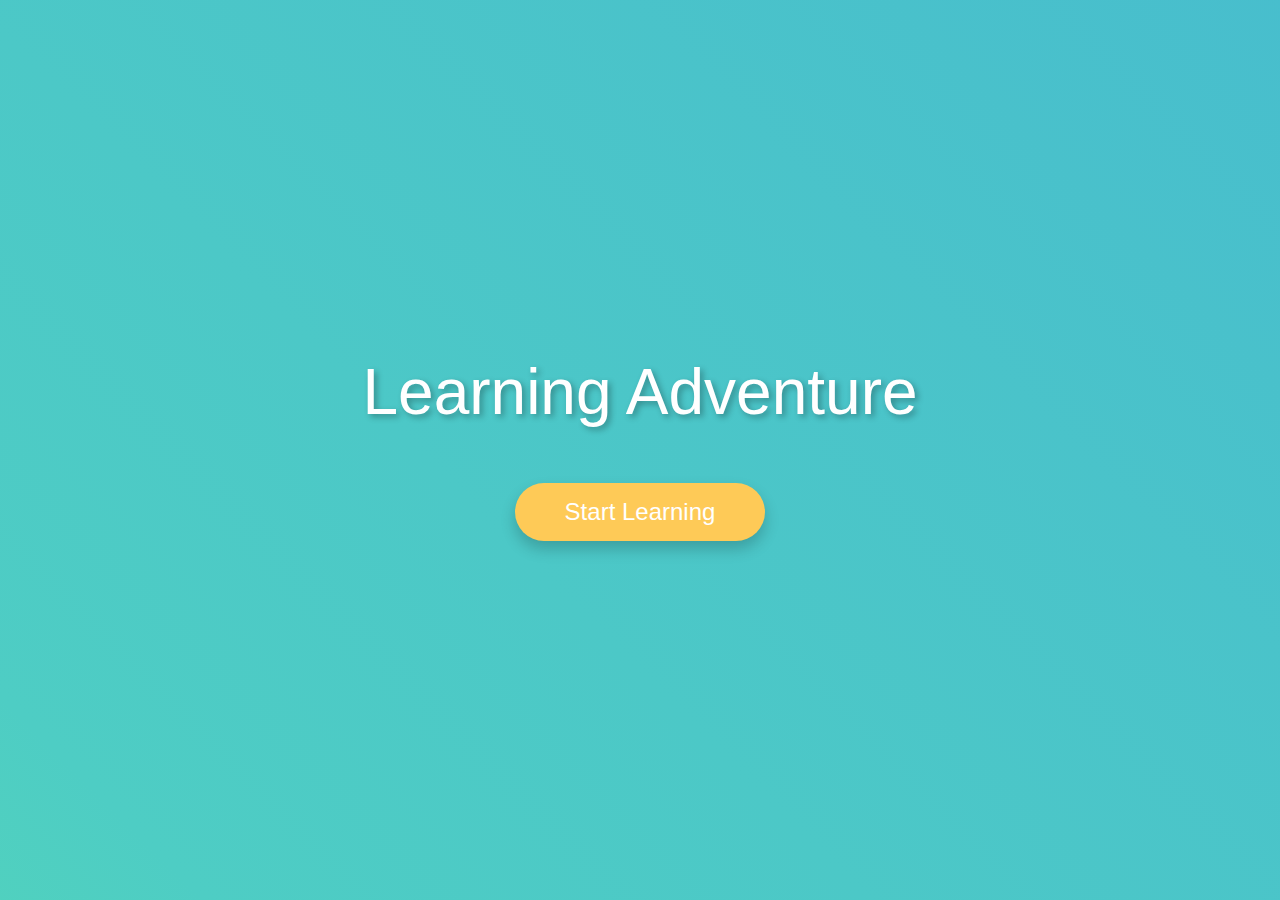
<file: index.html>
<!DOCTYPE html>
<html lang="en">
<head>
    <meta charset="UTF-8">
    <meta name="viewport" content="width=device-width, initial-scale=1.0">
    <title>Learning Adventure</title>
    <link rel="stylesheet" href="istyle.css">
    <style>
        #videoContainer {
            display: none;
            width: 100%;
            max-width: 800px;
            margin: 0 auto;
        }
    </style>
</head>
<body>
    <div class="app-title">Learning Adventure</div>
    <button class="start-btn" onclick="playVideoAndRedirect()">Start Learning</button>
    
    <video id="videoContainer" controls>
        <source src="level1preview.mp4" type="video/mp4">
        Your browser does not support the video tag.
    </video>
    
    <script>
        function playVideoAndRedirect() {
            const videoContainer = document.getElementById('videoContainer');
            const startButton = document.querySelector('.start-btn');
            
            // Hide start button, show video
            startButton.style.display = 'none';
            videoContainer.style.display = 'block';
            videoContainer.play();
            
            // Redirect to level1.html after video ends
            videoContainer.addEventListener('ended', () => {
                window.location.href = 'level1.html';
            });
        }
    </script>
</body>
</html>
</file>
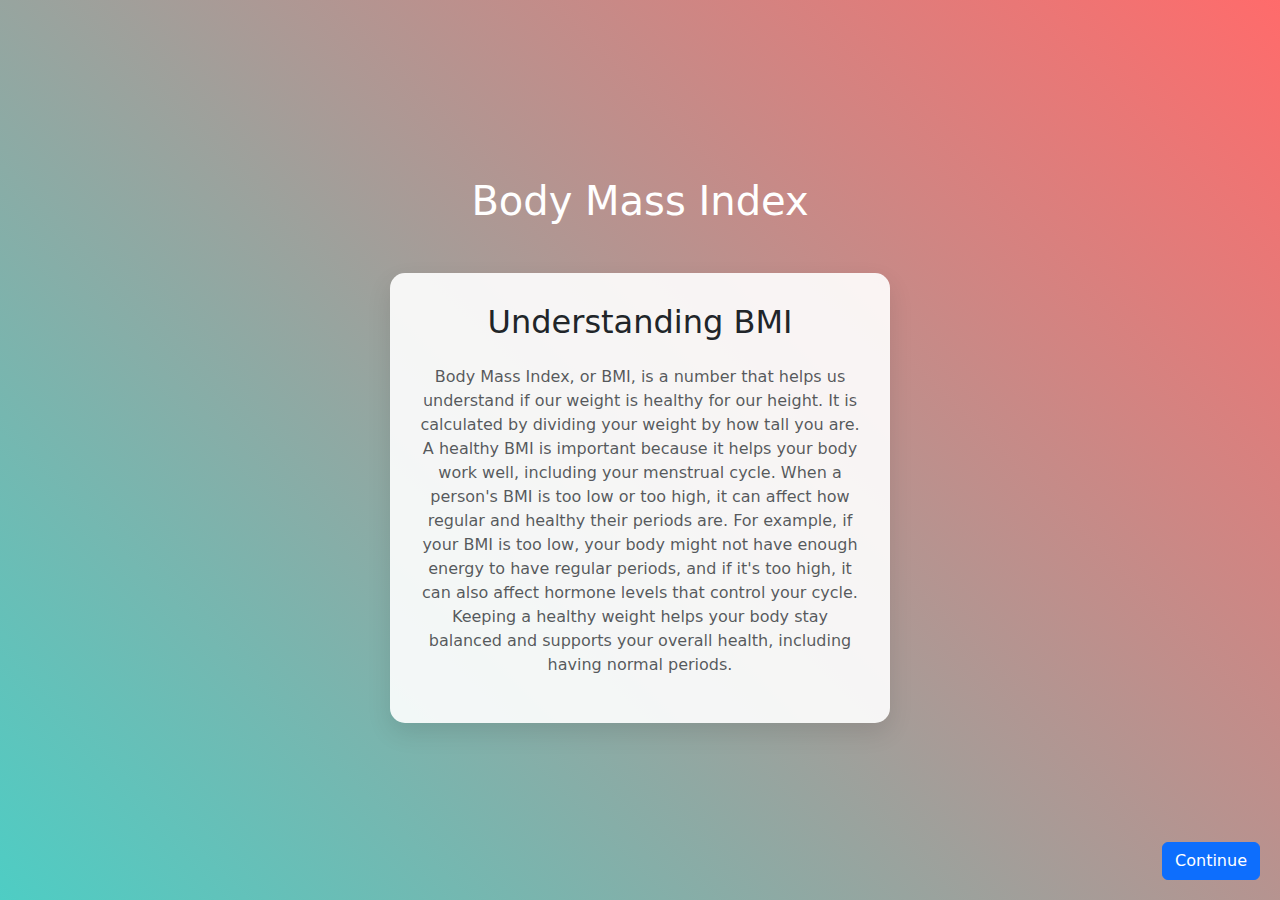
<file: bmicard.html>
<!DOCTYPE html>
<html lang="en">
<head>
    <meta charset="UTF-8">
    <meta name="viewport" content="width=device-width, initial-scale=1.0">
    <title>Body Mass Index Education</title>
    <link href="https://cdnjs.cloudflare.com/ajax/libs/bootstrap/5.3.0/css/bootstrap.min.css" rel="stylesheet">
    <style>
        body {
            background: linear-gradient(45deg, #4ECDC4, #FF6B6B);
            min-height: 100vh;
            display: flex;
            flex-direction: column;
            justify-content: center;
            align-items: center;
            padding: 20px;
        }
        .container {
            display: flex;
            flex-direction: column;
            justify-content: center;
            align-items: center;
            height: 100%;
        }
        .bmi-card {
            background-color: rgba(255, 255, 255, 0.9);
            border-radius: 15px;
            box-shadow: 0 10px 25px rgba(0, 0, 0, 0.1);
            padding: 30px;
            max-width: 500px;
            width: 100%;
            text-align: center;
        }
        #continueBtn {
            position: fixed;
            bottom: 20px;
            right: 20px;
        }
    </style>
</head>
<body>
    <div class="container">
        <h1 class="text-white mb-5">Body Mass Index</h1>
        <div class="bmi-card">
            <h2 class="mb-4">Understanding BMI</h2>
            <p class="text-muted">
                Body Mass Index, or BMI, is a number that helps us understand if our weight is healthy for our height. It is calculated by dividing your weight by how tall you are. A healthy BMI is important because it helps your body work well, including your menstrual cycle. When a person's BMI is too low or too high, it can affect how regular and healthy their periods are. For example, if your BMI is too low, your body might not have enough energy to have regular periods, and if it's too high, it can also affect hormone levels that control your cycle. Keeping a healthy weight helps your body stay balanced and supports your overall health, including having normal periods.
            </p>
        </div>
    </div>
    <a href="qnpic.html" id="continueBtn" class="btn btn-primary">Continue</a>
    <script src="https://cdnjs.cloudflare.com/ajax/libs/bootstrap/5.3.0/js/bootstrap.bundle.min.js"></script>
</body>
</html>
</file>
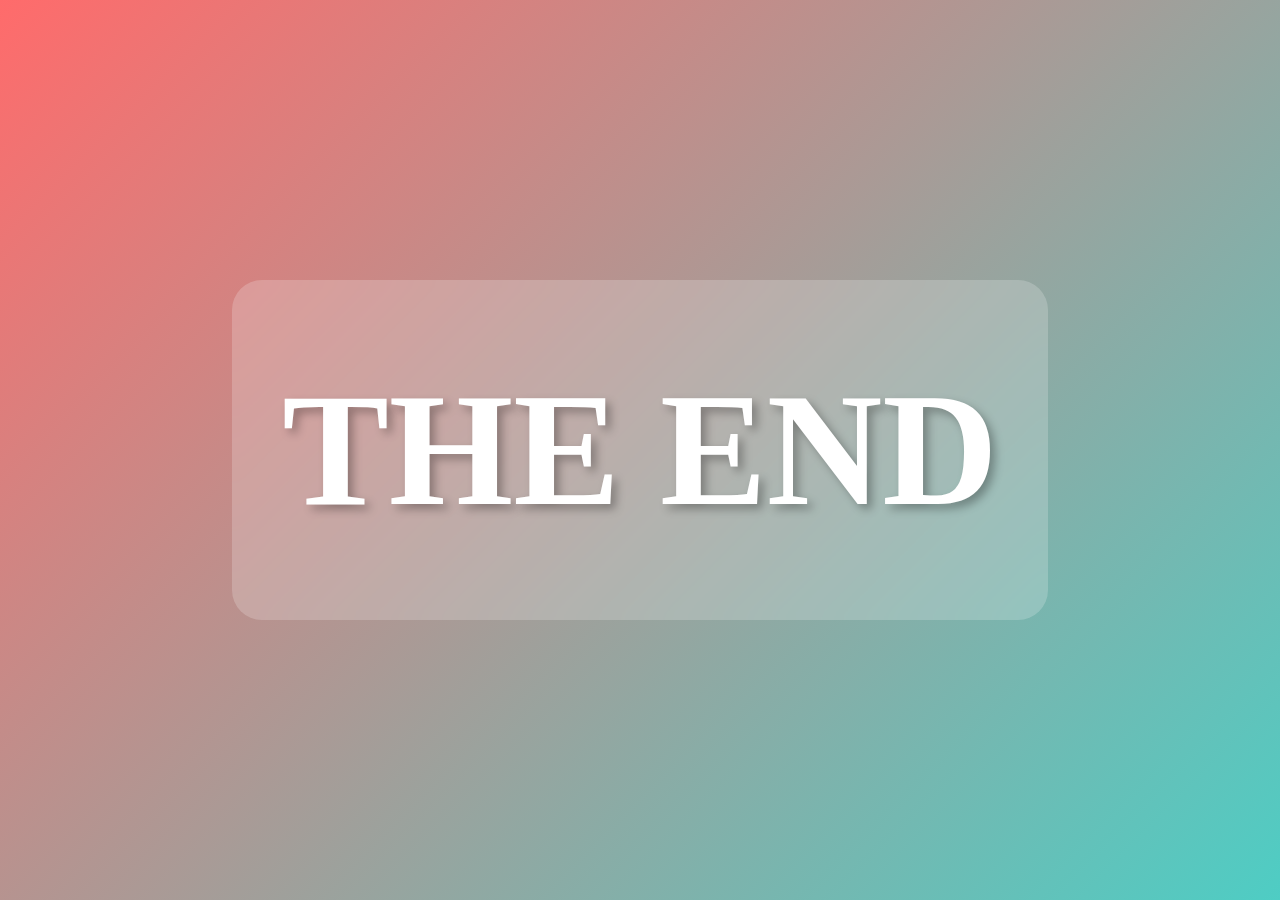
<file: end.html>
<!DOCTYPE html>
<html lang="en">
<head>
    <meta charset="UTF-8">
    <meta name="viewport" content="width=device-width, initial-scale=1.0">
    <title>THE END</title>
    <link href="https://cdnjs.cloudflare.com/ajax/libs/bootstrap/5.3.0/css/bootstrap.min.css" rel="stylesheet">
    <style>
        body {
            background: linear-gradient(135deg, #ff6b6b, #4ecdc4);
            height: 100vh;
            display: flex;
            justify-content: center;
            align-items: center;
            margin: 0;
            overflow: hidden;
        }
        .end-container {
            text-align: center;
            background-color: rgba(255,255,255,0.2);
            border-radius: 30px;
            padding: 50px;
            backdrop-filter: blur(10px);
        }
        .bubble-text {
            font-size: 10rem;
            font-weight: bold;
            color: white;
            text-shadow: 5px 5px 10px rgba(0,0,0,0.3);
            font-family: 'Comic Sans MS', cursive;
        }
        @media (max-width: 768px) {
            .bubble-text {
                font-size: 5rem;
            }
        }
    </style>
</head>
<body>
    <div class="end-container">
        <div class="bubble-text">
            THE END
        </div>
    </div>
    <script src="https://cdnjs.cloudflare.com/ajax/libs/bootstrap/5.3.0/js/bootstrap.bundle.min.js"></script>
</body>
</html>
</file>
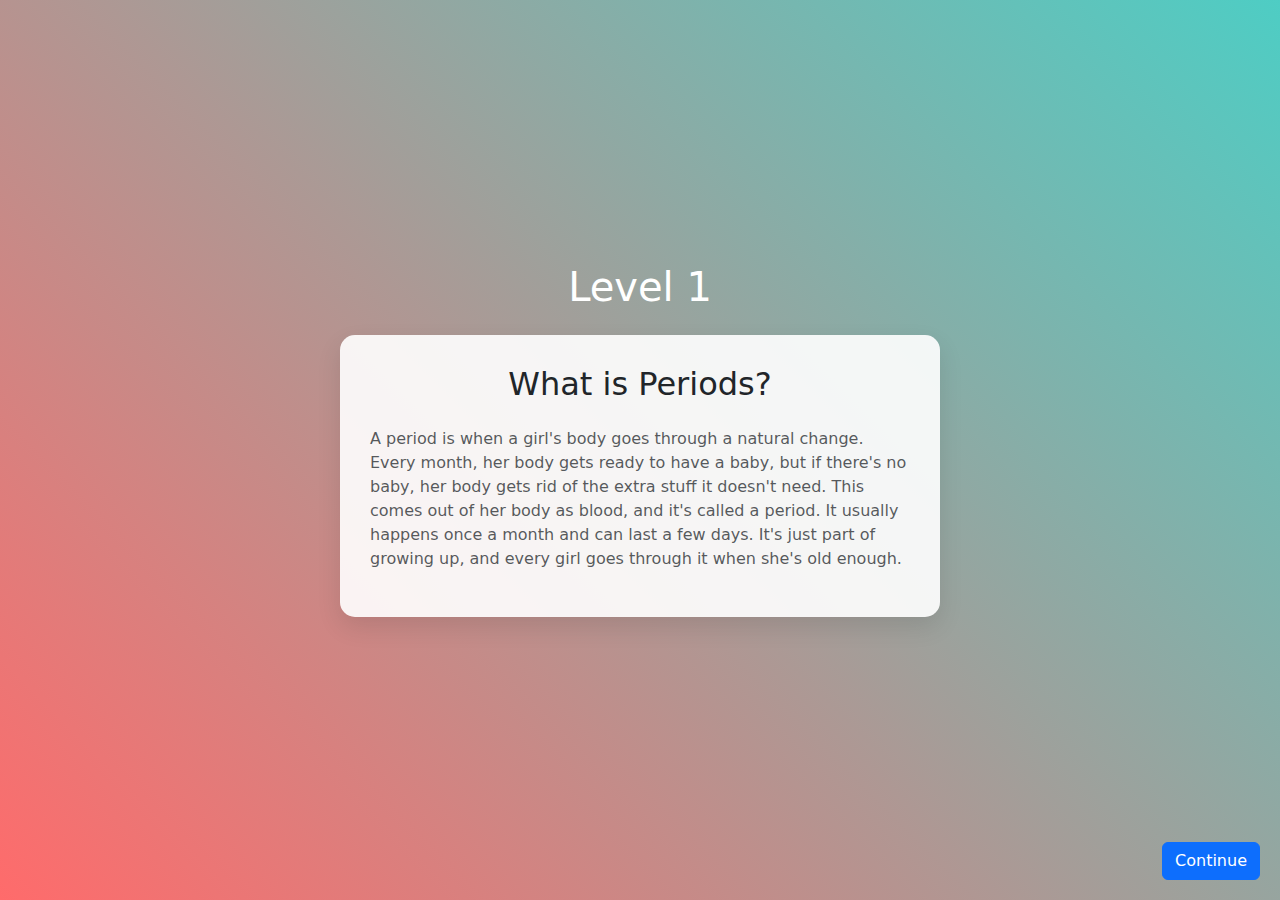
<file: level1.html>
<!DOCTYPE html>
<html lang="en">
<head>
    <meta charset="UTF-8">
    <meta name="viewport" content="width=device-width, initial-scale=1.0">
    <title>Level 1: Periods Education</title>
    <link href="https://cdnjs.cloudflare.com/ajax/libs/bootstrap/5.3.0/css/bootstrap.min.css" rel="stylesheet">
    <style>
        body {
            background: linear-gradient(45deg, #FF6B6B, #4ECDC4);
            min-height: 100vh;
            display: flex;
            flex-direction: column;
            justify-content: center;
            align-items: center;
            padding: 20px;
        }
        .content-wrapper {
            display: flex;
            flex-direction: column;
            align-items: center;
            width: 100%;
            max-width: 600px;
        }
        .edu-card {
            background-color: rgba(255, 255, 255, 0.9);
            border-radius: 15px;
            box-shadow: 0 10px 25px rgba(0,0,0,0.1);
            padding: 30px;
            width: 100%;
            margin-bottom: 20px;
        }
        #continueBtn {
            position: fixed;
            bottom: 20px;
            right: 20px;
        }
        .modal-dialog {
            max-width: 80%;
            margin: auto;
            display: flex;
            align-items: center;
            min-height: 80vh;
        }
        .modal-content {
            width: 100%;
            background: transparent;
            border: none;
        }
        #educationVideo {
            max-width: 100%;
            max-height: 80vh;
            object-fit: contain;
        }
    </style>
</head>
<body>
    <div class="content-wrapper">
        <h1 class="text-white mb-4 text-center">Level 1</h1>

        <div class="edu-card">
            <h2 class="text-center mb-4">What is Periods?</h2>
            <p class="text-muted">
                A period is when a girl's body goes through a natural change. Every month, her body gets ready to have a baby, but if there's no baby, her body gets rid of the extra stuff it doesn't need. This comes out of her body as blood, and it's called a period. It usually happens once a month and can last a few days. It's just part of growing up, and every girl goes through it when she's old enough.
            </p>
        </div>
    </div>

    <button id="continueBtn" class="btn btn-primary" data-bs-toggle="modal" data-bs-target="#videoModal">
        Continue
    </button>

    <div class="modal fade" id="videoModal" tabindex="-1">
        <div class="modal-dialog modal-dialog-centered">
            <div class="modal-content">
                <div class="modal-body">
                    <video id="educationVideo" controls>
                        <source src="file:///C:/Users/NASREEN/Videos/Captures/WhatsApp%20Video%202024-12-27%20at%2020.38.33.mp4" type="video/mp4">
                        Your browser does not support the video tag.
                    </video>
                </div>
            </div>
        </div>
    </div>

    <script src="https://cdnjs.cloudflare.com/ajax/libs/bootstrap/5.3.0/js/bootstrap.bundle.min.js"></script>
    <script>
        document.getElementById('educationVideo').addEventListener('ended', function() {
            window.location.href = 'level2.html';
        });
    </script>
</body>
</html>
</file>
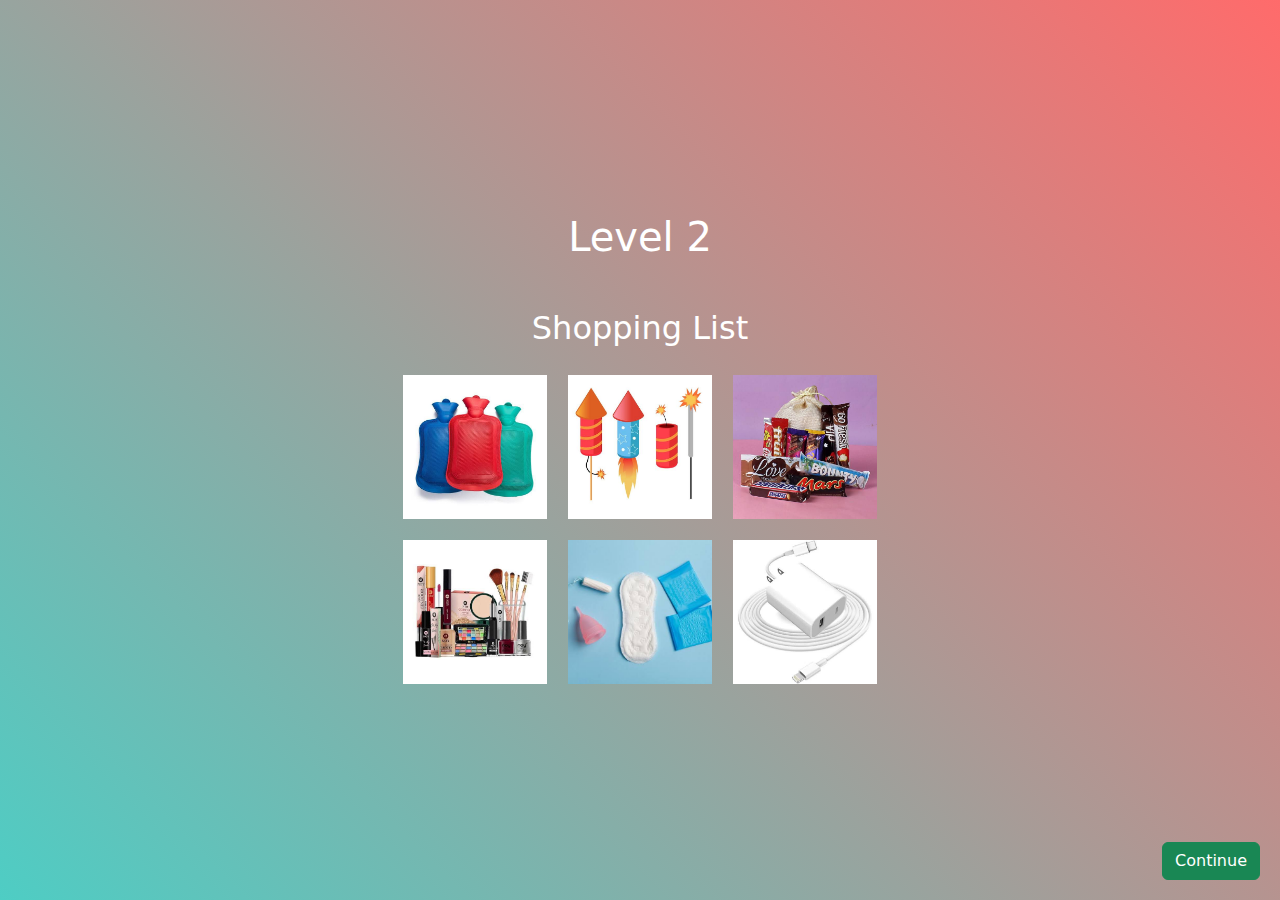
<file: level2.html>
<!DOCTYPE html>
<html lang="en">
<head>
    <meta charset="UTF-8">
    <meta name="viewport" content="width=device-width, initial-scale=1.0">
    <title>Level 2: Product Selection</title>
    <link href="https://cdnjs.cloudflare.com/ajax/libs/bootstrap/5.3.0/css/bootstrap.min.css" rel="stylesheet">
    <style>
        body {
            background: linear-gradient(45deg, #4ECDC4, #FF6B6B);
            min-height: 100vh;
            display: flex;
            flex-direction: column;
            justify-content: center;
            align-items: center;
            padding: 20px;
        }
        .image-container {
            display: flex;
            justify-content: center;
            align-items: center;
        }
        .image-grid {
            display: grid;
            grid-template-columns: repeat(3, 1fr);
            gap: 15px;
            max-width: 600px;
        }
        .product-image {
            cursor: pointer;
            transition: transform 0.3s, opacity 0.3s;
            border: 3px solid transparent;
            width: 150px;
            height: 150px;
            object-fit: cover;
        }
        .product-image.selected {
            border-color: #28a745;
            transform: scale(1.05);
        }
        #continueBtn {
            position: fixed;
            bottom: 20px;
            right: 20px;
        }
    </style>
</head>
<body>
    <h1 class="text-white mb-5 text-center">Level 2</h1>

    <div class="container text-center">
        <h2 class="text-white mb-4">Shopping List</h2>
        
        <div class="image-container">
            <div class="image-grid">
                <img src="heatbags.jpeg" data-index="1" class="img-fluid product-image" alt="Image 1">
                <img src="crackers.jpeg" data-index="2" class="img-fluid product-image" alt="Image 2">
                <img src="chocolates.jpeg" data-index="3" class="img-fluid product-image" alt="Image 3">
                <img src="makeup.jpeg" data-index="4" class="img-fluid product-image" alt="Image 4">
                <img src="napkin.jpeg" data-index="5" class="img-fluid product-image" alt="Image 5">
                <img src="charger.jpeg" data-index="6" class="img-fluid product-image" alt="Image 6">
            </div>
        </div>

        <button id="continueBtn" class="btn btn-success mt-4">Continue</button>
    </div>

    <script src="https://cdnjs.cloudflare.com/ajax/libs/bootstrap/5.3.0/js/bootstrap.bundle.min.js"></script>
    <script>
        const images = document.querySelectorAll('.product-image');
        const continueBtn = document.getElementById('continueBtn');

        images.forEach(img => {
            img.addEventListener('click', () => {
                img.classList.toggle('selected');
            });
        });

        continueBtn.addEventListener('click', () => {
            const selectedImages = document.querySelectorAll('.product-image.selected');
            const selectedIndices = Array.from(selectedImages).map(img => parseInt(img.dataset.index));

            const correctSelection = [1, 3, 5];
            const incorrectSelection = [2, 4, 6];

            const isCorrectSelection = selectedIndices.every(index => correctSelection.includes(index)) && 
                                       selectedIndices.length === 3;
            const isIncorrectSelection = selectedIndices.every(index => incorrectSelection.includes(index)) && 
                                         selectedIndices.length === 3;

            if (isCorrectSelection) {
                window.location.href = 'bmicard.html';
            } else if (isIncorrectSelection) {
                alert('Try again! Select the correct images.');
                window.location.reload();
            } else {
                alert('Try again! Select the correct images.');
                window.location.reload();
            }
        });
    </script>
</body>
</html>
</file>
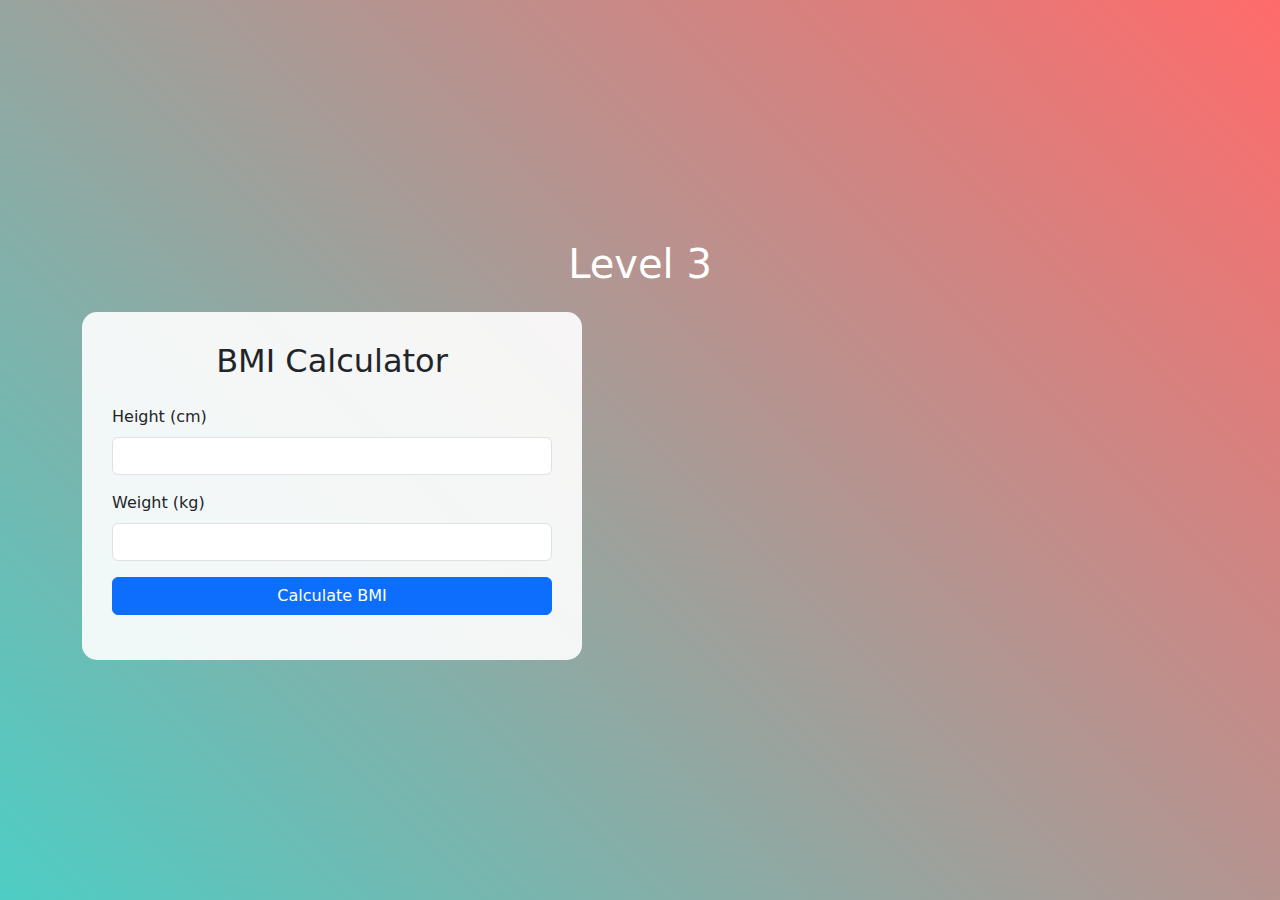
<file: level3.html>
<!DOCTYPE html>
<html lang="en">
<head>
    <meta charset="UTF-8">
    <meta name="viewport" content="width=device-width, initial-scale=1.0">
    <title>BMI Calculator</title>
    <link href="https://cdnjs.cloudflare.com/ajax/libs/bootstrap/5.3.0/css/bootstrap.min.css" rel="stylesheet">
    <style>
        body {
            background: linear-gradient(45deg, #4ECDC4, #FF6B6B);
            min-height: 100vh;
            display: flex;
            flex-direction: column;
            justify-content: center;
            align-items: center;
        }
        .bmi-container {
            background-color: rgba(255, 255, 255, 0.9);
            border-radius: 15px;
            padding: 30px;
            max-width: 500px;
            width: 100%;
        }
        .bmi-output {
            margin-top: 15px;
            font-weight: bold;
            text-align: center;
        }
    </style>
</head>
<body>
    <h1 class="text-white mb-4 text-center">Level 3</h1>

    <div class="container">
        <div class="bmi-container">
            <h2 class="text-center mb-4">BMI Calculator</h2>
            <form id="bmiForm">
                <div class="mb-3">
                    <label for="height" class="form-label">Height (cm)</label>
                    <input type="number" class="form-control" id="height" required>
                </div>
                <div class="mb-3">
                    <label for="weight" class="form-label">Weight (kg)</label>
                    <input type="number" class="form-control" id="weight" required>
                </div>
                <button type="submit" class="btn btn-primary w-100">Calculate BMI</button>
            </form>
            <div id="bmiOutput" class="bmi-output"></div>
        </div>
    </div>

    <script>
        document.getElementById('bmiForm').addEventListener('submit', function(e) {
            e.preventDefault();
            
            const height = parseFloat(document.getElementById('height').value);
            const weight = parseFloat(document.getElementById('weight').value);
            
            const bmi = (weight / Math.pow(height / 100, 2)).toFixed(1);
            
            // Display BMI value
            document.getElementById('bmiOutput').textContent = `Your BMI: ${bmi}`;
            
            let redirectPage = '';
            if (bmi < 18.5) {
                redirectPage = 'underweight.html';
            } else if (bmi >= 18.5 && bmi < 25) {
                redirectPage = 'normal.html';
            } else if (bmi >= 25 && bmi < 30) {
                redirectPage = 'overweight.html';
            } else {
                redirectPage = 'obesity.html';
            }
            
            // Store BMI in localStorage to pass to next page if needed
            localStorage.setItem('bmi', bmi);
            
            
            setTimeout(() => {
                window.location.href = redirectPage;
            }, 2000);
        });
    </script>
</body>
</html>
</file>
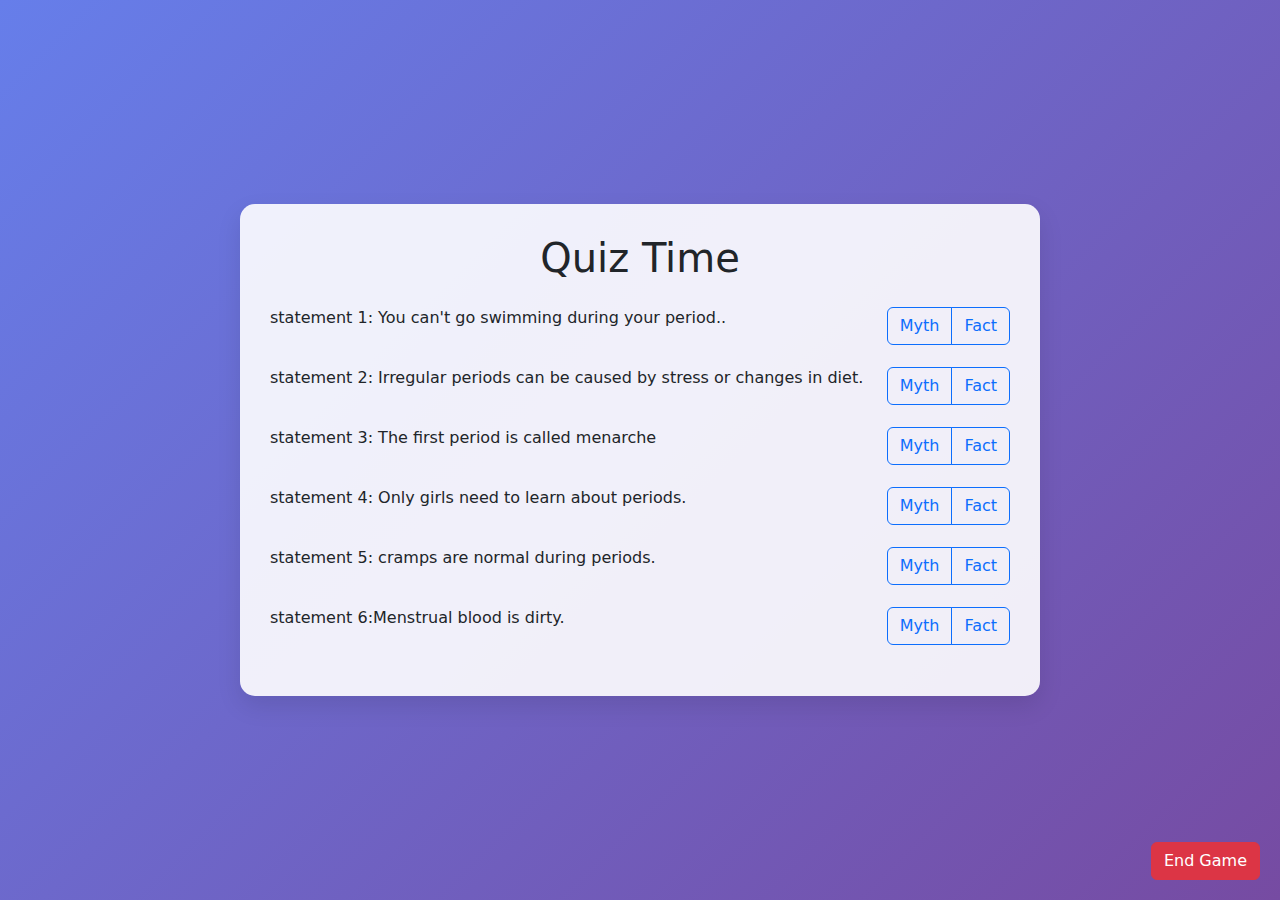
<file: level4.html>
<!DOCTYPE html>
<html lang="en">
<head>
    <meta charset="UTF-8">
    <meta name="viewport" content="width=device-width, initial-scale=1.0">
    <title>Myth or Fact Quiz</title>
    <link href="https://cdnjs.cloudflare.com/ajax/libs/bootstrap/5.3.0/css/bootstrap.min.css" rel="stylesheet">
    <style>
        body {
            background: linear-gradient(135deg, #667eea 0%, #764ba2 100%);
            min-height: 100vh;
            display: flex;
            flex-direction: column;
            justify-content: center;
            align-items: center;
            padding: 20px;
            position: relative;
        }
        .quiz-container {
            background-color: rgba(255,255,255,0.9);
            border-radius: 15px;
            padding: 30px;
            width: 100%;
            max-width: 800px;
            box-shadow: 0 10px 25px rgba(0,0,0,0.1);
        }
        .question {
            margin-bottom: 20px;
            display: flex;
            justify-content: space-between;
            align-items: center;
        }
        .btn-group {
            margin-left: 15px;
        }
        .end-game-btn {
            position: absolute;
            bottom: 20px;
            right: 20px;
        }
    </style>
</head>
<body>
    <div class="quiz-container">
        <h1 class="text-center mb-4">Quiz Time</h1>
        
        <div class="question">
            <p>statement 1: You can't go swimming during your period..</p>
            <div class="btn-group" role="group">
                <button onclick="checkAnswer(1, 'myth')" class="btn btn-outline-primary">Myth</button>
                <button onclick="checkAnswer(1, 'fact')" class="btn btn-outline-primary">Fact</button>
            </div>
        </div>

        <div class="question">
            <p>statement 2: Irregular periods can be caused by stress or changes in diet.</p>
            <div class="btn-group" role="group">
                <button onclick="checkAnswer(2, 'myth')" class="btn btn-outline-primary">Myth</button>
                <button onclick="checkAnswer(2, 'fact')" class="btn btn-outline-primary">Fact</button>
            </div>
        </div>

        <div class="question">
            <p>statement 3: The first period is called menarche</p>
            <div class="btn-group" role="group">
                <button onclick="checkAnswer(3, 'myth')" class="btn btn-outline-primary">Myth</button>
                <button onclick="checkAnswer(3, 'fact')" class="btn btn-outline-primary">Fact</button>
            </div>
        </div>

        <div class="question">
            <p>statement 4: Only girls need to learn about periods.</p>
            <div class="btn-group" role="group">
                <button onclick="checkAnswer(4, 'myth')" class="btn btn-outline-primary">Myth</button>
                <button onclick="checkAnswer(4, 'fact')" class="btn btn-outline-primary">Fact</button>
            </div>
        </div>

        <div class="question">
            <p>statement 5: cramps are normal during periods.</p>
            <div class="btn-group" role="group">
                <button onclick="checkAnswer(5, 'myth')" class="btn btn-outline-primary">Myth</button>
                <button onclick="checkAnswer(5, 'fact')" class="btn btn-outline-primary">Fact</button>
            </div>
        </div>

        <div class="question">
            <p>statement 6:Menstrual blood is dirty.</p>
            <div class="btn-group" role="group">
                <button onclick="checkAnswer(6, 'myth')" class="btn btn-outline-primary">Myth</button>
                <button onclick="checkAnswer(6, 'fact')" class="btn btn-outline-primary">Fact</button>
            </div>
        </div>
    </div>

    <button onclick="window.location.href='end.html'" class="btn btn-danger end-game-btn">End Game</button>

    <script>
        function checkAnswer(questionNumber, selectedAnswer) {
            const correctAnswers = {
                1: 'myth',
                2: 'fact',
                3: 'fact',
                4: 'myth',
                5: 'fact',
                6: 'myth'
            };

            if (selectedAnswer === correctAnswers[questionNumber]) {
                if ([1, 4, 6].includes(questionNumber) && selectedAnswer === 'myth') {
                    alert('Hurray!! Correct answer');
                }
                if ([2, 3, 5].includes(questionNumber) && selectedAnswer === 'fact') {
                    alert('Hurray!! Correct answer');
                }
            } else {
                alert('Incorrect answer! Try again.');
            }
        }
    </script>
    <script src="https://cdnjs.cloudflare.com/ajax/libs/bootstrap/5.3.0/js/bootstrap.bundle.min.js"></script>
</body>
</html>
</file>
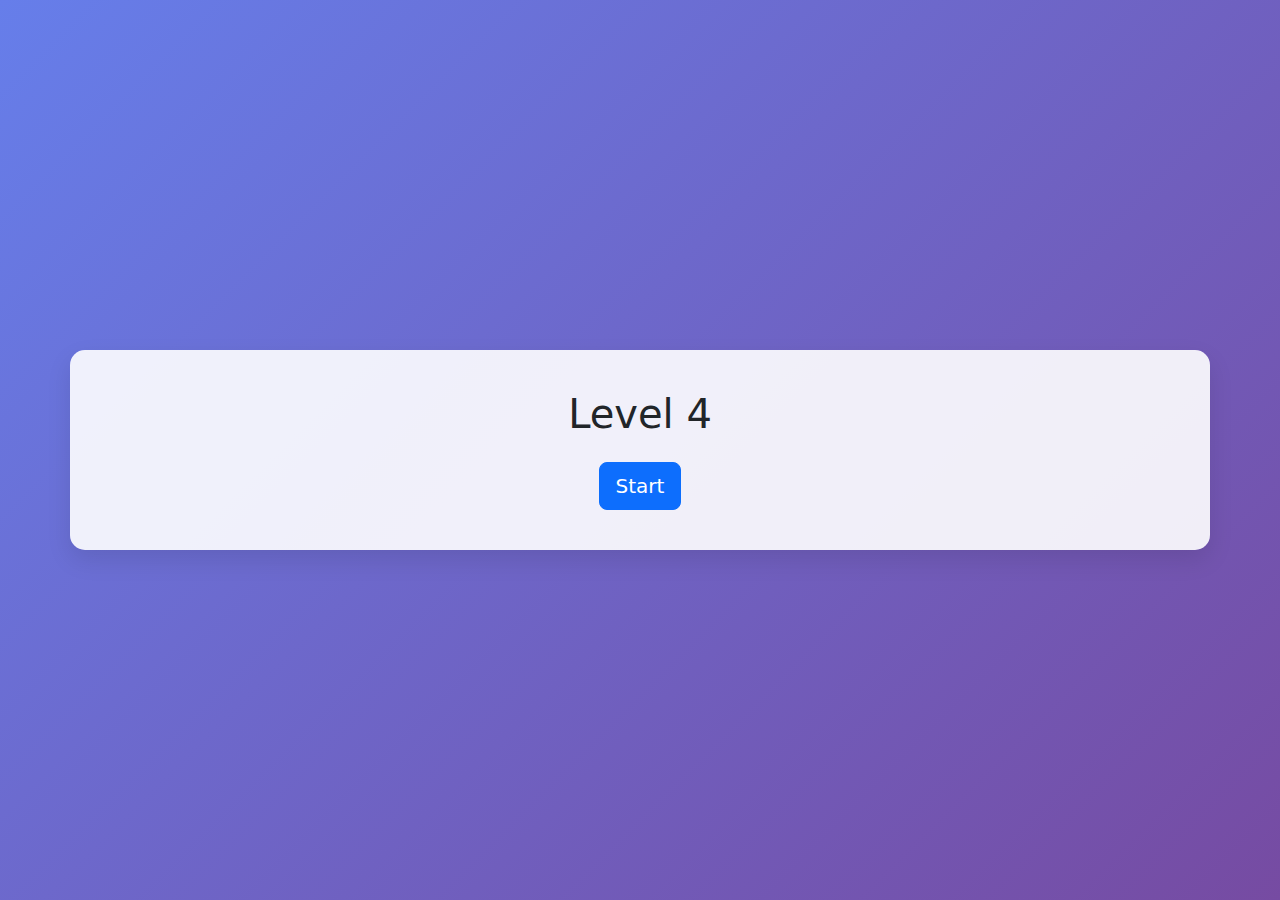
<file: level4front.html>
<!DOCTYPE html>
<html lang="en">
<head>
    <meta charset="UTF-8">
    <meta name="viewport" content="width=device-width, initial-scale=1.0">
    <title>Level 4 Front</title>
    <link href="https://cdnjs.cloudflare.com/ajax/libs/bootstrap/5.3.0/css/bootstrap.min.css" rel="stylesheet">
    <style>
        body {
            display: flex;
            justify-content: center;
            align-items: center;
            height: 100vh;
            background: linear-gradient(135deg, #667eea 0%, #764ba2 100%);
        }
        .container {
            text-align: center;
            background-color: rgba(255,255,255,0.9);
            padding: 40px;
            border-radius: 15px;
            box-shadow: 0 10px 25px rgba(0,0,0,0.1);
        }
    </style>
</head>
<body>
    <div class="container">
        <h1 class="mb-4">Level 4</h1>
        <button onclick="window.location.href='level4.html'" class="btn btn-primary btn-lg">Start</button>
    </div>
    <script src="https://cdnjs.cloudflare.com/ajax/libs/bootstrap/5.3.0/js/bootstrap.bundle.min.js"></script>
</body>
</html>
</file>
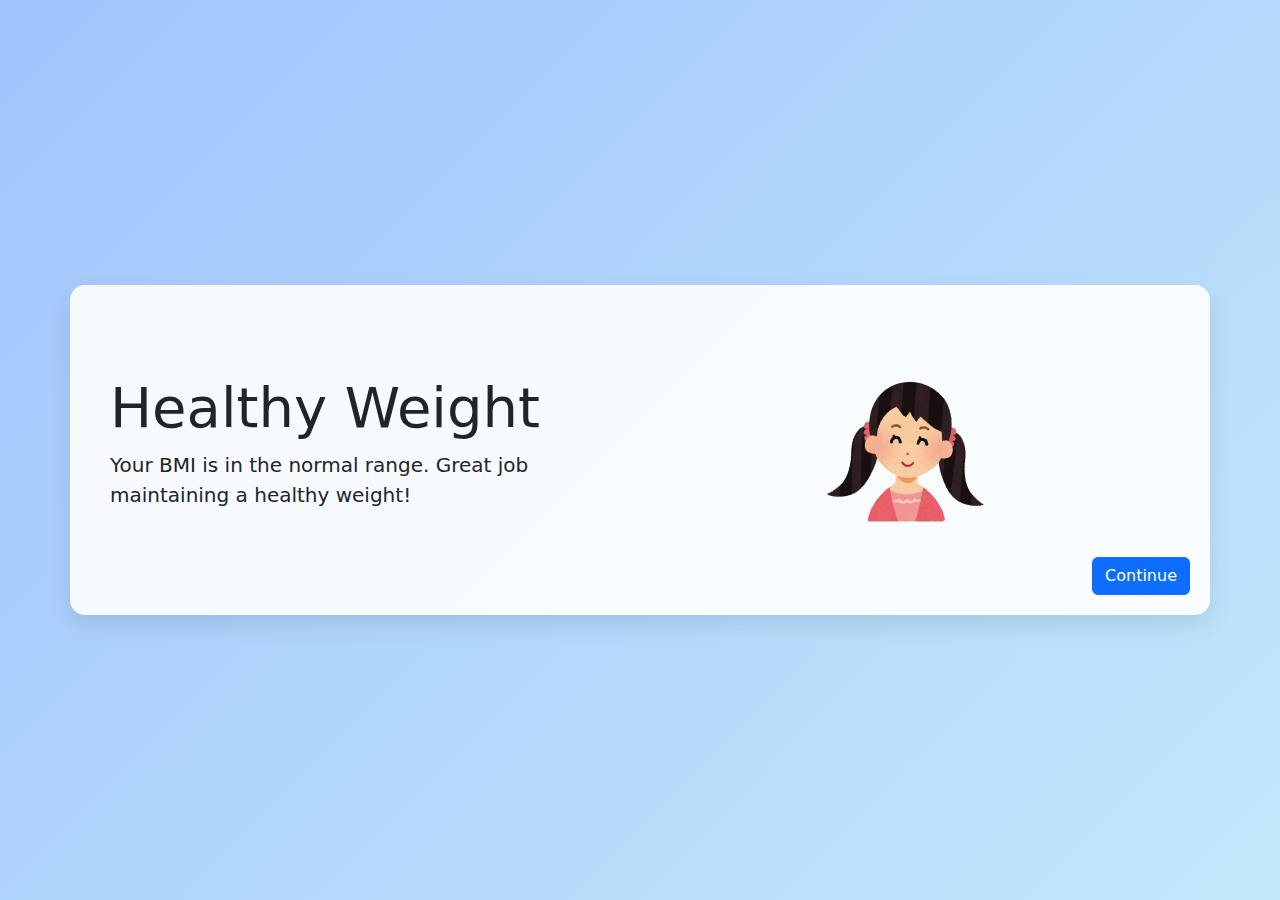
<file: normal.html>
<!DOCTYPE html>
<html lang="en">
<head>
    <meta charset="UTF-8">
    <meta name="viewport" content="width=device-width, initial-scale=1.0">
    <title>Normal BMI Result</title>
    <link href="https://cdnjs.cloudflare.com/ajax/libs/bootstrap/5.3.0/css/bootstrap.min.css" rel="stylesheet">
    <style>
        body {
            background: linear-gradient(135deg, #a1c4fd 0%, #c2e9fb 100%);
            height: 100vh;
            display: flex;
            align-items: center;
            justify-content: center;
        }
        .container {
            background-color: rgba(255, 255, 255, 0.9);
            border-radius: 15px;
            padding: 40px;
            display: flex;
            align-items: center;
            box-shadow: 0 10px 25px rgba(0,0,0,0.1);
            position: relative;
        }
        .text-section {
            flex: 1;
            padding-right: 30px;
        }
        .image-section {
            flex: 1;
            display: flex;
            justify-content: center;
            align-items: center;
        }
        .bmi-image {
            width: 250px;
            height: 250px;
            border-radius: 15px;
            object-fit: cover;
        }
        .continue-btn {
            position: absolute;
            bottom: 20px;
            right: 20px;
        }
        @media screen and (max-width: 768px) {
            .container {
                flex-direction: column;
                text-align: center;
            }
            .text-section, .image-section {
                padding: 0;
                margin-bottom: 20px;
            }
            .continue-btn {
                position: static;
                margin-top: 20px;
            }
        }
    </style>
</head>
<body>
    <div class="container">
        <div class="text-section">
            <h1 class="display-4">Healthy Weight</h1>
            <p class="lead">Your BMI is in the normal range. Great job maintaining a healthy weight!</p>
        </div>
        <div class="image-section">
            <img src="normalgirl.png" alt="Normal BMI" class="bmi-image">
        </div>
        <button onclick="window.location.href='level4front.html'" class="btn btn-primary continue-btn">Continue</button>
    </div>
    <script src="https://cdnjs.cloudflare.com/ajax/libs/bootstrap/5.3.0/js/bootstrap.bundle.min.js"></script>
</body>
</html>
</file>
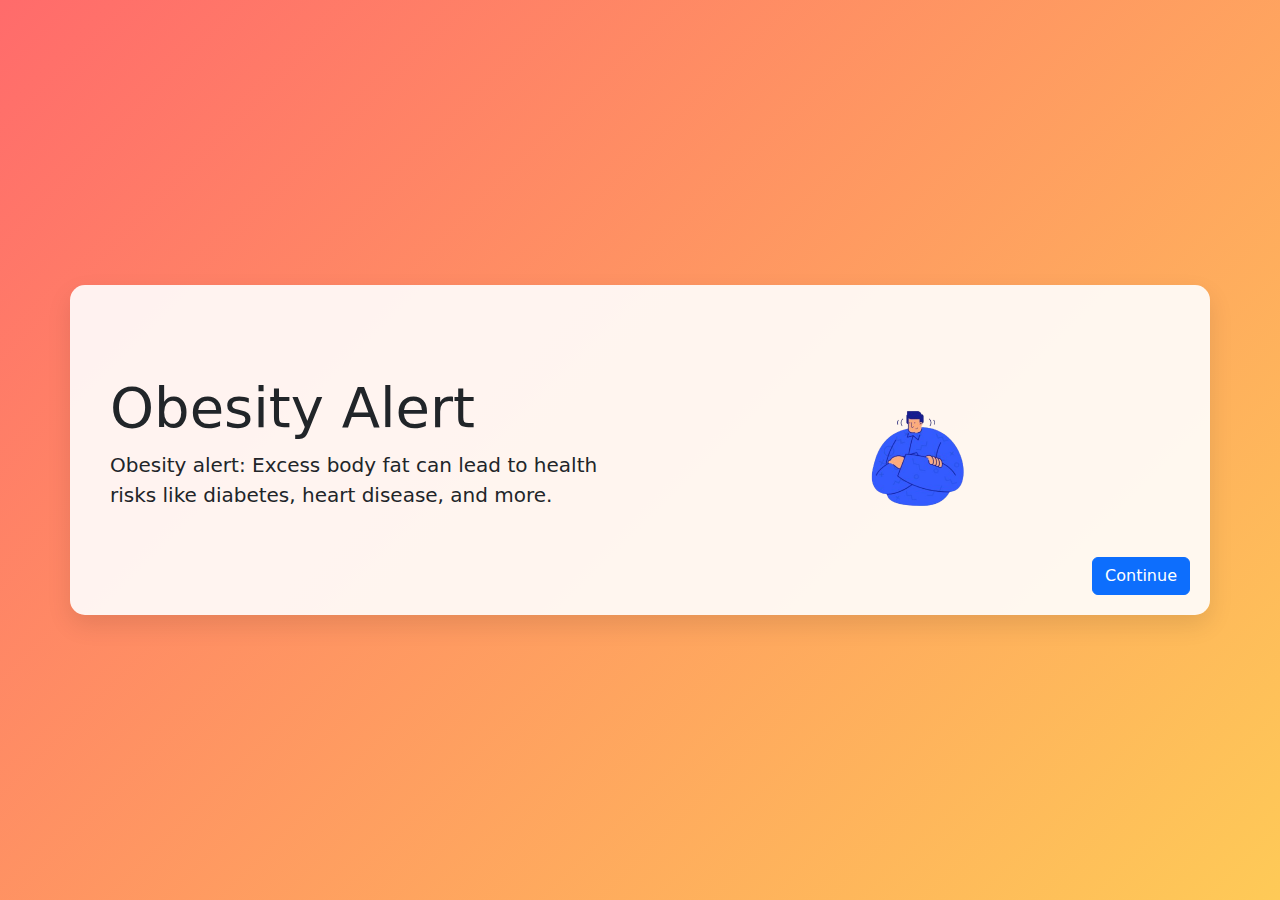
<file: obesity.html>
<!DOCTYPE html>
<html lang="en">
<head>
    <meta charset="UTF-8">
    <meta name="viewport" content="width=device-width, initial-scale=1.0">
    <title>Obesity BMI Result</title>
    <link href="https://cdnjs.cloudflare.com/ajax/libs/bootstrap/5.3.0/css/bootstrap.min.css" rel="stylesheet">
    <style>
        body {
            background: linear-gradient(135deg, #ff6b6b 0%, #feca57 100%);
            height: 100vh;
            display: flex;
            align-items: center;
            justify-content: center;
        }
        .container {
            background-color: rgba(255, 255, 255, 0.9);
            border-radius: 15px;
            padding: 40px;
            display: flex;
            align-items: center;
            box-shadow: 0 10px 25px rgba(0,0,0,0.1);
            position: relative;
        }
        .text-section {
            flex: 1;
            padding-right: 30px;
        }
        .image-section {
            flex: 1;
            display: flex;
            justify-content: center;
            align-items: center;
        }
        .bmi-image {
            width: 250px;
            height: 250px;
            border-radius: 15px;
            object-fit: cover;
        }
        .continue-btn {
            position: absolute;
            bottom: 20px;
            right: 20px;
        }
        @media screen and (max-width: 768px) {
            .container {
                flex-direction: column;
                text-align: center;
            }
            .text-section, .image-section {
                padding: 0;
                margin-bottom: 20px;
            }
            .continue-btn {
                position: static;
                margin-top: 20px;
            }
        }
    </style>
</head>
<body>
    <div class="container">
        <div class="text-section">
            <h1 class="display-4">Obesity Alert</h1>
            <p class="lead">Obesity alert: Excess body fat can lead to health risks like diabetes, heart disease, and more.</p>
        </div>
        <div class="image-section">
            <img src="obesebuddy.png" alt="Obesity BMI" class="bmi-image">
        </div>
        <button onclick="window.location.href='level4front.html'" class="btn btn-primary continue-btn">Continue</button>
    </div>
    <script src="https://cdnjs.cloudflare.com/ajax/libs/bootstrap/5.3.0/js/bootstrap.bundle.min.js"></script>
</body>
</html>
</file>
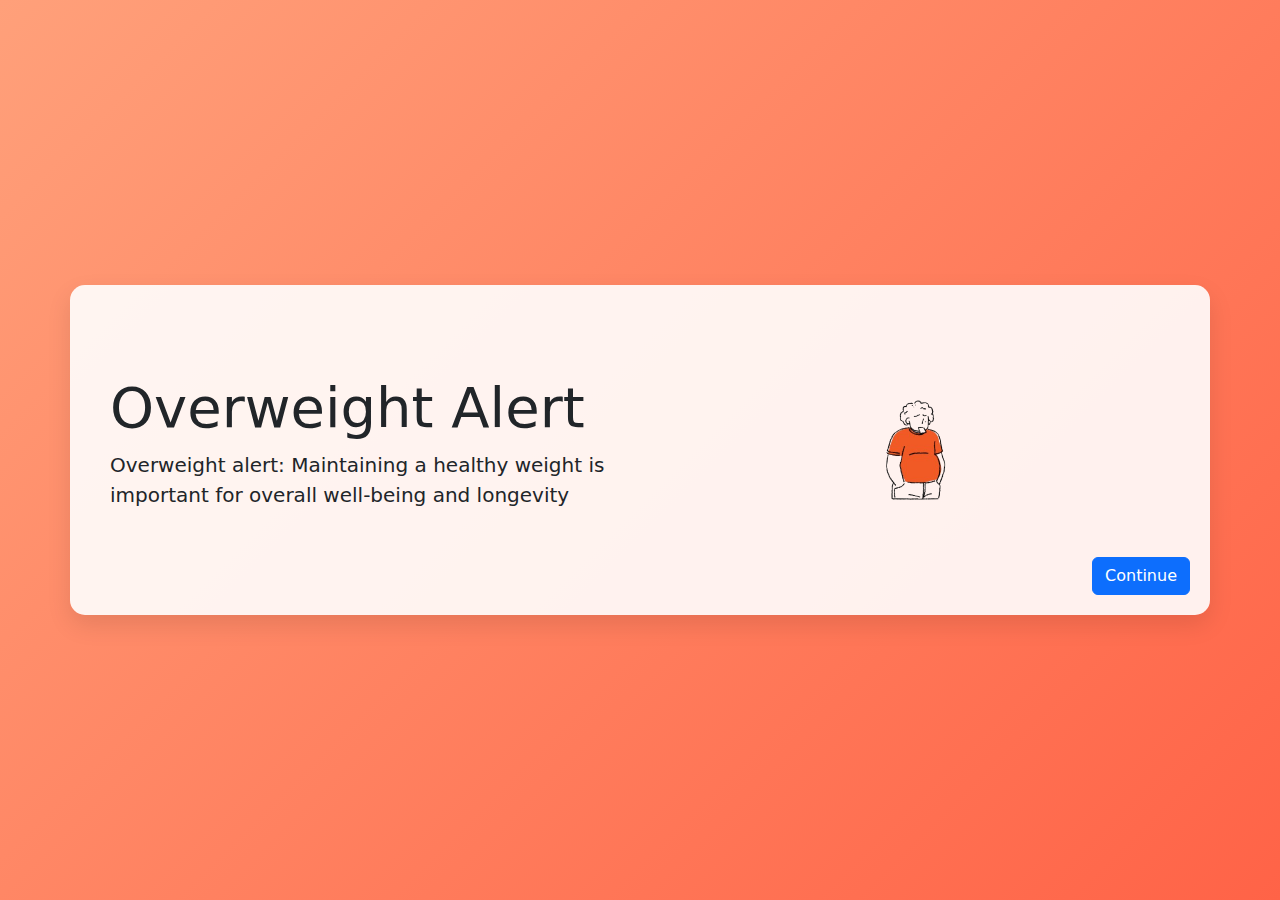
<file: overweight.html>
<!DOCTYPE html>
<html lang="en">
<head>
    <meta charset="UTF-8">
    <meta name="viewport" content="width=device-width, initial-scale=1.0">
    <title>Overweight BMI Result</title>
    <link href="https://cdnjs.cloudflare.com/ajax/libs/bootstrap/5.3.0/css/bootstrap.min.css" rel="stylesheet">
    <style>
        body {
            background: linear-gradient(135deg, #ffa07a 0%, #ff6347 100%);
            height: 100vh;
            display: flex;
            align-items: center;
            justify-content: center;
        }
        .container {
            background-color: rgba(255, 255, 255, 0.9);
            border-radius: 15px;
            padding: 40px;
            display: flex;
            align-items: center;
            box-shadow: 0 10px 25px rgba(0,0,0,0.1);
            position: relative;
        }
        .text-section {
            flex: 1;
            padding-right: 30px;
        }
        .image-section {
            flex: 1;
            display: flex;
            justify-content: center;
            align-items: center;
        }
        .bmi-image {
            width: 250px;
            height: 250px;
            border-radius: 15px;
            object-fit: cover;
        }
        .continue-btn {
            position: absolute;
            bottom: 20px;
            right: 20px;
        }
        @media screen and (max-width: 768px) {
            .container {
                flex-direction: column;
                text-align: center;
            }
            .text-section, .image-section {
                padding: 0;
                margin-bottom: 20px;
            }
            .continue-btn {
                position: static;
                margin-top: 20px;
            }
        }
    </style>
</head>
<body>
    <div class="container">
        <div class="text-section">
            <h1 class="display-4">Overweight Alert</h1>
            <p class="lead">Overweight alert: Maintaining a healthy weight is important for overall well-being and longevity</p>
        </div>
        <div class="image-section">
            <img src="fatboy.png" alt="Overweight BMI" class="bmi-image">
        </div>
        <button onclick="window.location.href='level4front.html'" class="btn btn-primary continue-btn">Continue</button>
    </div>
    <script src="https://cdnjs.cloudflare.com/ajax/libs/bootstrap/5.3.0/js/bootstrap.bundle.min.js"></script>
</body>
</html>
</file>
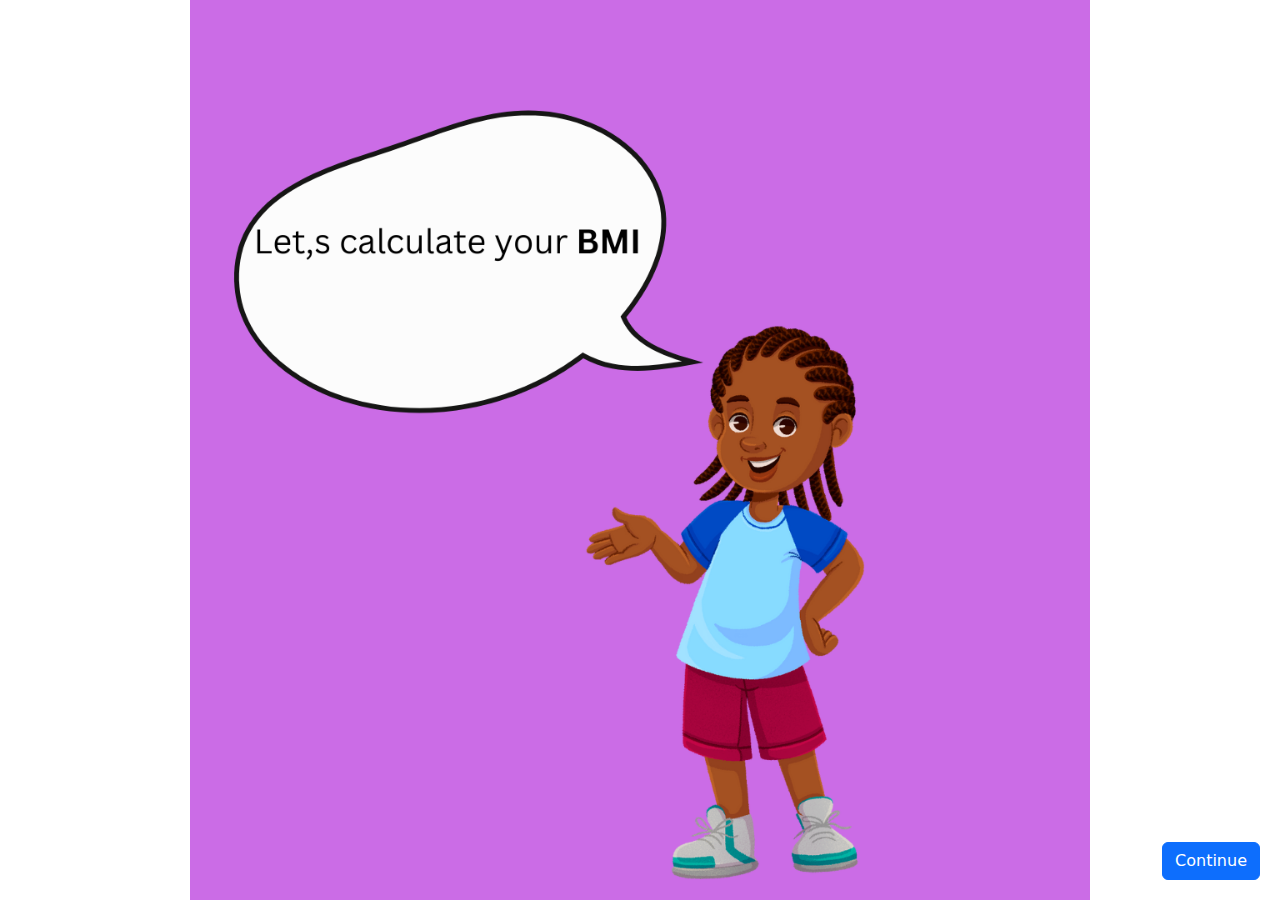
<file: qnpic.html>
<!DOCTYPE html>
<html lang="en">
<head>
    <meta charset="UTF-8">
    <meta name="viewport" content="width=device-width, initial-scale=1.0">
    <title>Body Image</title>
    <link href="https://cdnjs.cloudflare.com/ajax/libs/bootstrap/5.3.0/css/bootstrap.min.css" rel="stylesheet">
    <style>
        html, body {
            margin: 0;
            padding: 0;
            height: 100vh;
            width: 100vw;
            overflow: hidden;
        }
        .image-container {
            width: 100%;
            height: 100%;
            display: flex;
            justify-content: center;
            align-items: center;
        }
        .full-image {
            max-width: 100%;
            max-height: 100%;
            object-fit: contain;
        }
        .continue-btn {
            position: fixed;
            bottom: 20px;
            right: 20px;
            z-index: 100;
        }
    </style>
</head>
<body>
    <div class="image-container">
        <img src="Let,s calculate your BMI.png" alt="Body Image" class="full-image">
    </div>
    
    <a href="level3.html" class="btn btn-primary continue-btn">Continue</a>

    <script src="https://cdnjs.cloudflare.com/ajax/libs/bootstrap/5.3.0/js/bootstrap.bundle.min.js"></script>
</body>
</html>
</file>
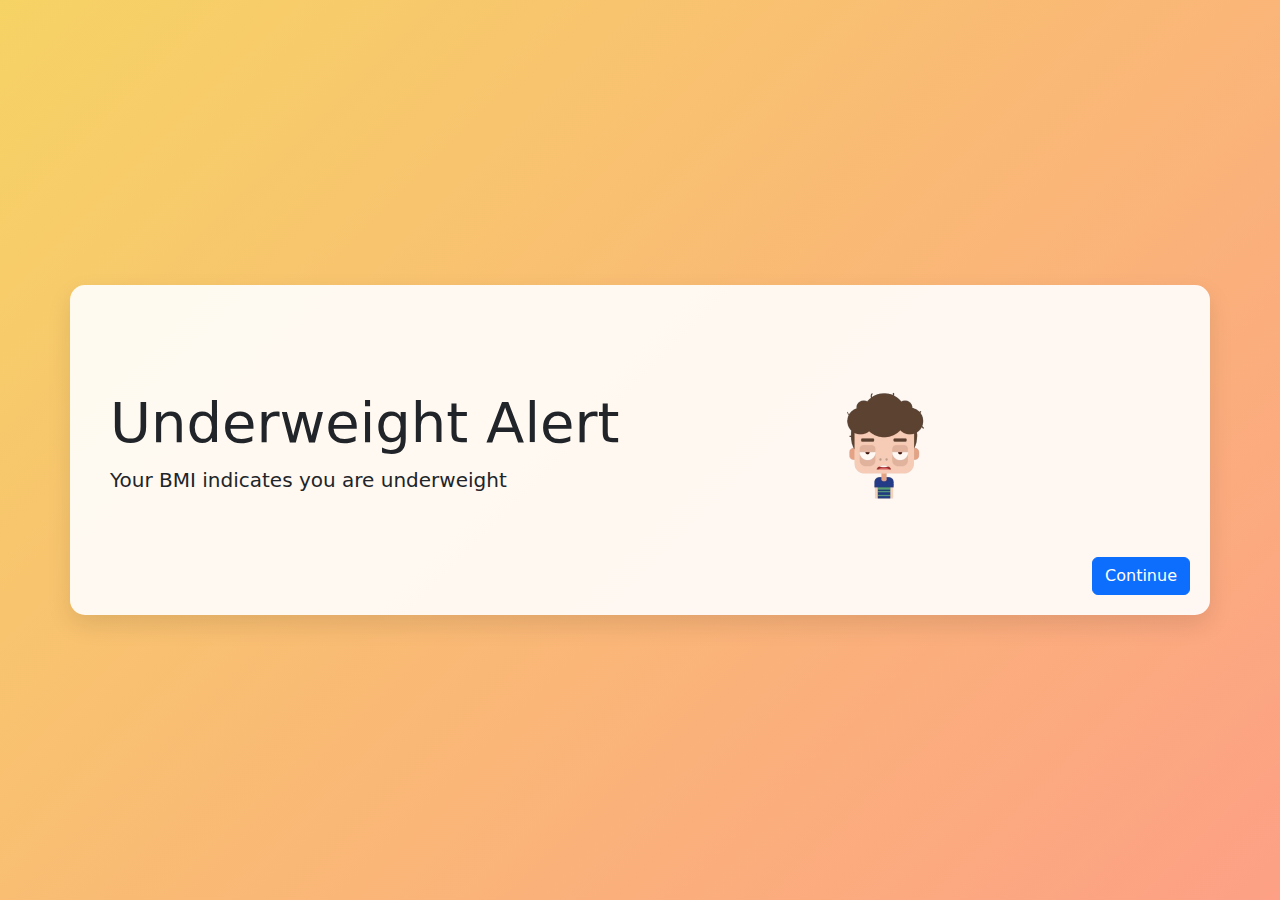
<file: underweight.html>
<!DOCTYPE html>
<html lang="en">
<head>
    <meta charset="UTF-8">
    <meta name="viewport" content="width=device-width, initial-scale=1.0">
    <title>Underweight BMI Result</title>
    <link href="https://cdnjs.cloudflare.com/ajax/libs/bootstrap/5.3.0/css/bootstrap.min.css" rel="stylesheet">
    <style>
        body {
            background: linear-gradient(135deg, #f6d365 0%, #fda085 100%);
            height: 100vh;
            display: flex;
            align-items: center;
            justify-content: center;
        }
        .container {
            background-color: rgba(255, 255, 255, 0.9);
            border-radius: 15px;
            padding: 40px;
            display: flex;
            align-items: center;
            box-shadow: 0 10px 25px rgba(0,0,0,0.1);
            position: relative;
        }
        .text-section {
            flex: 1;
            padding-right: 30px;
        }
        .image-section {
            flex: 1;
            display: flex;
            justify-content: center;
            align-items: center;
        }
        .bmi-image {
            width: 250px;
            height: 250px;
            border-radius: 15px;
            object-fit: cover;
        }
        .continue-btn {
            position: absolute;
            bottom: 20px;
            right: 20px;
        }
        @media screen and (max-width: 768px) {
            .container {
                flex-direction: column;
                text-align: center;
            }
            .text-section, .image-section {
                padding: 0;
                margin-bottom: 20px;
            }
            .continue-btn {
                position: static;
                margin-top: 20px;
            }
        }
    </style>
</head>
<body>
    <div class="container">
        <div class="text-section">
            <h1 class="display-4">Underweight Alert</h1>
            <p class="lead">Your BMI indicates you are underweight</p>
        </div>
        <div class="image-section">
            <img src="underweight_image.png" alt="Underweight BMI" class="bmi-image">
        </div>
        <button onclick="window.location.href='level4front.html'" class="btn btn-primary continue-btn">Continue</button>
    </div>
    <script src="https://cdnjs.cloudflare.com/ajax/libs/bootstrap/5.3.0/js/bootstrap.bundle.min.js"></script>
</body>
</html>
</file>
<file: istyle.css>
body {
    margin: 0;
    font-family: 'Comic Sans MS', cursive, sans-serif;
    background: linear-gradient(45deg, #6bff7f, #4ecdc4, #45b7d1, #feca57);
    background-size: 400% 400%;
    animation: gradientBG 15s ease infinite;
    height: 100vh;
    display: flex;
    flex-direction: column;
    justify-content: center;
    align-items: center;
}

@keyframes gradientBG {
    0% {background-position: 0% 50%;}
    50% {background-position: 100% 50%;}
    100% {background-position: 0% 50%;}
}

.app-title {
    color: white;
    font-size: 4rem;
    text-shadow: 3px 3px 6px rgba(0,0,0,0.3);
    margin-bottom: 50px;
}

.start-btn {
    background-color: #feca57;
    border: none;
    color: white;
    padding: 15px 50px;
    text-align: center;
    text-decoration: none;
    display: inline-block;
    font-size: 24px;
    margin: 4px 2px;
    cursor: pointer;
    border-radius: 50px;
    transition: all 0.3s;
    box-shadow: 0 8px 15px rgba(0,0,0,0.2);
}

.start-btn:hover {
    transform: scale(1.1);
    background-color: #ff9ff3;
}
</file>
